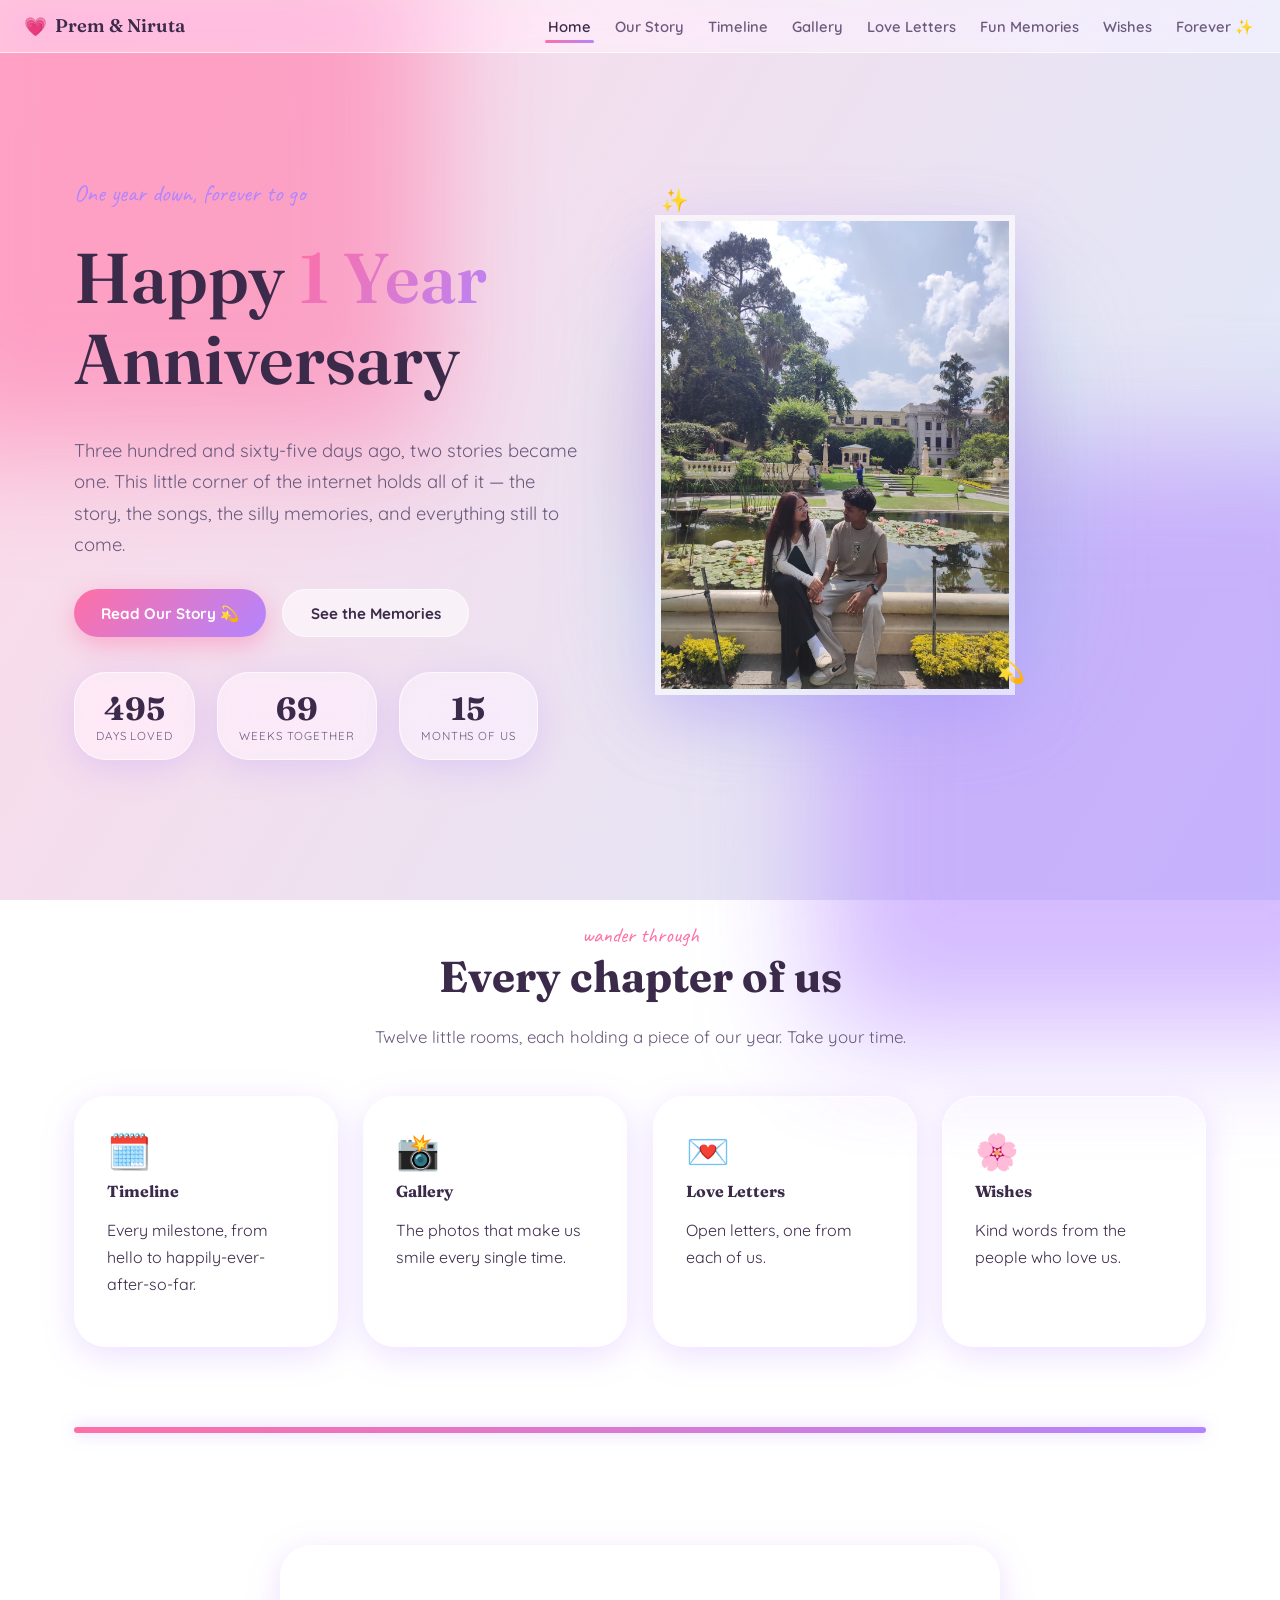
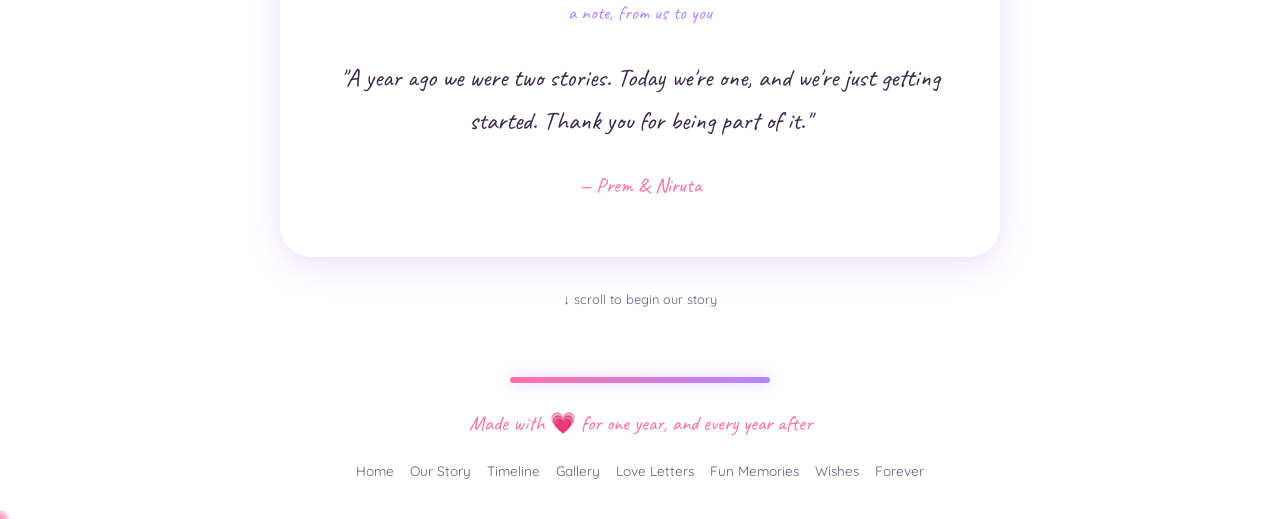
<file: index.html>
<!DOCTYPE html>
<html lang="en">
<head>
<meta charset="UTF-8">
<meta name="viewport" content="width=device-width, initial-scale=1.0">
<title>Prem &amp; Niruta — Happy 1 Year Anniversary 💗</title>
<meta name="description" content="A dreamy anniversary celebration website for Prem & Niruta — one year of love, laughter, and forever ahead.">
<link rel="icon" href="assets/images/favicon-src.svg" type="image/svg+xml">
<link rel="stylesheet" href="css/style.css">
<link rel="stylesheet" href="css/pages.css">
</head>
<body>

<!-- Ambient animated background: gradient mesh + 3 morphing liquid blobs -->
<div class="bg-mesh"></div>
<div class="blob blob-1"></div>
<div class="blob blob-2"></div>
<div class="blob blob-3"></div>

<!-- ============================== NAV ============================== -->
<nav class="site-nav">
  <a href="index.html" class="nav-brand"><span class="heart-mark">💗</span> Prem &amp; Niruta</a>
  <button class="nav-toggle" aria-label="Toggle menu">☰</button>
  <ul class="nav-links">
    <li><a href="index.html">Home</a></li>
    <li><a href="our-story.html">Our Story</a></li>
    <li><a href="timeline.html">Timeline</a></li>
    <li><a href="gallery.html">Gallery</a></li>
    <li><a href="letters.html">Love Letters</a></li>
    <li><a href="memories.html">Fun Memories</a></li>
    <li><a href="wishes.html">Wishes</a></li>
    <li><a href="closing.html">Forever ✨</a></li>
  </ul>
</nav>

<main>
  <!-- ============================ HERO ============================ -->
  <section class="hero wrap">
    <div class="hero-grid">
      <div class="hero-copy reveal">
        <p class="hero-eyebrow">One year down, forever to go</p>
        <h1>Happy <span class="banner-word">1 Year</span><br>Anniversary</h1>
        <p class="hero-sub">
          Three hundred and sixty-five days ago, two stories became one.
          This little corner of the internet holds all of it — the story,
          the songs, the silly memories, and everything still to come.
        </p>
        <div class="hero-cta">
          <a href="our-story.html" class="btn btn--primary">Read Our Story 💫</a>
          <a href="gallery.html" class="btn btn--ghost">See the Memories</a>
        </div>

        <!-- Live counter — edit ANNIVERSARY_DATE in js/main.js to your real date -->
        <div class="hero-counter">
          <div class="counter-box glass-card glass-card--pad" style="padding:1rem 1.3rem;">
            <span class="num" data-count="days">0</span>
            <div class="lbl">Days Loved</div>
          </div>
          <div class="counter-box glass-card glass-card--pad" style="padding:1rem 1.3rem;">
            <span class="num" data-count="weeks">0</span>
            <div class="lbl">Weeks Together</div>
          </div>
          <div class="counter-box glass-card glass-card--pad" style="padding:1rem 1.3rem;">
            <span class="num" data-count="months">0</span>
            <div class="lbl">Months of Us</div>
          </div>
        </div>
      </div>

      <div class="locket-wrap reveal-scale">
        <div class="locket-halo"></div>
        <div class="locket">
          <!-- 👉 REPLACE: swap this src for your favorite couple photo -->
          <img src="assets/images/hero-portrait.jpeg" alt="Prem and Niruta together">
        </div>
        <span class="locket-sparkle" style="top:-6%; left:8%;">✨</span>
        <span class="locket-sparkle" style="bottom:2%; right:4%; animation-delay:-3s;">💫</span>
      </div>
    </div>

    <div class="scroll-cue">↓ scroll to begin our story</div>
  </section>

  <!-- ======================= QUICK LINKS STRIP ======================= -->
  <section class="wrap wrap--tight">
    <div class="section-head reveal">
      <span class="eyebrow">wander through</span>
      <h2>Every chapter of us</h2>
      <p>Twelve little rooms, each holding a piece of our year. Take your time.</p>
    </div>

    <div class="grid grid-4">
      <a href="timeline.html" class="glass-card glass-card--pad reveal">
        <span class="memory-emoji">🗓️</span>
        <h4>Timeline</h4>
        <p>Every milestone, from hello to happily-ever-after-so-far.</p>
      </a>
      <a href="gallery.html" class="glass-card glass-card--pad reveal">
        <span class="memory-emoji">📸</span>
        <h4>Gallery</h4>
        <p>The photos that make us smile every single time.</p>
      </a>
      <a href="letters.html" class="glass-card glass-card--pad reveal">
        <span class="memory-emoji">💌</span>
        <h4>Love Letters</h4>
        <p>Open letters, one from each of us.</p>
      </a>
      <a href="wishes.html" class="glass-card glass-card--pad reveal">
        <span class="memory-emoji">🌸</span>
        <h4>Wishes</h4>
        <p>Kind words from the people who love us.</p>
      </a>
    </div>
  </section>

  <div class="wrap wrap--tight"><div class="liquid-ribbon"></div></div>

  <!-- ============================ QUOTE ============================ -->
  <section class="wrap text-center">
    <div class="glass-card glass-card--pad reveal-scale" style="max-width:720px;margin:0 auto;">
      <p class="story-chip">a note, from us to you</p>
      <p style="font-family:var(--font-script); font-size:1.6rem; color:var(--ink);">
        "A year ago we were two stories. Today we're one, and we're just
        getting started. Thank you for being part of it."
      </p>
      <p class="footer-love" style="margin-top:.5rem;">— Prem &amp; Niruta</p>
    </div>
  </section>
</main>

<footer class="site-footer">
  <div class="liquid-ribbon"></div>
  <p class="footer-love">Made with 💗 for one year, and every year after</p>
  <nav class="page-links">
    <a href="index.html">Home</a>
    <a href="our-story.html">Our Story</a>
    <a href="timeline.html">Timeline</a>
    <a href="gallery.html">Gallery</a>
    <a href="letters.html">Love Letters</a>
    <a href="memories.html">Fun Memories</a>
    <a href="wishes.html">Wishes</a>
    <a href="closing.html">Forever</a>
  </nav>
</footer>

<script src="js/main.js"></script>
<script src="js/components.js"></script>
</body>
</html>
</file>
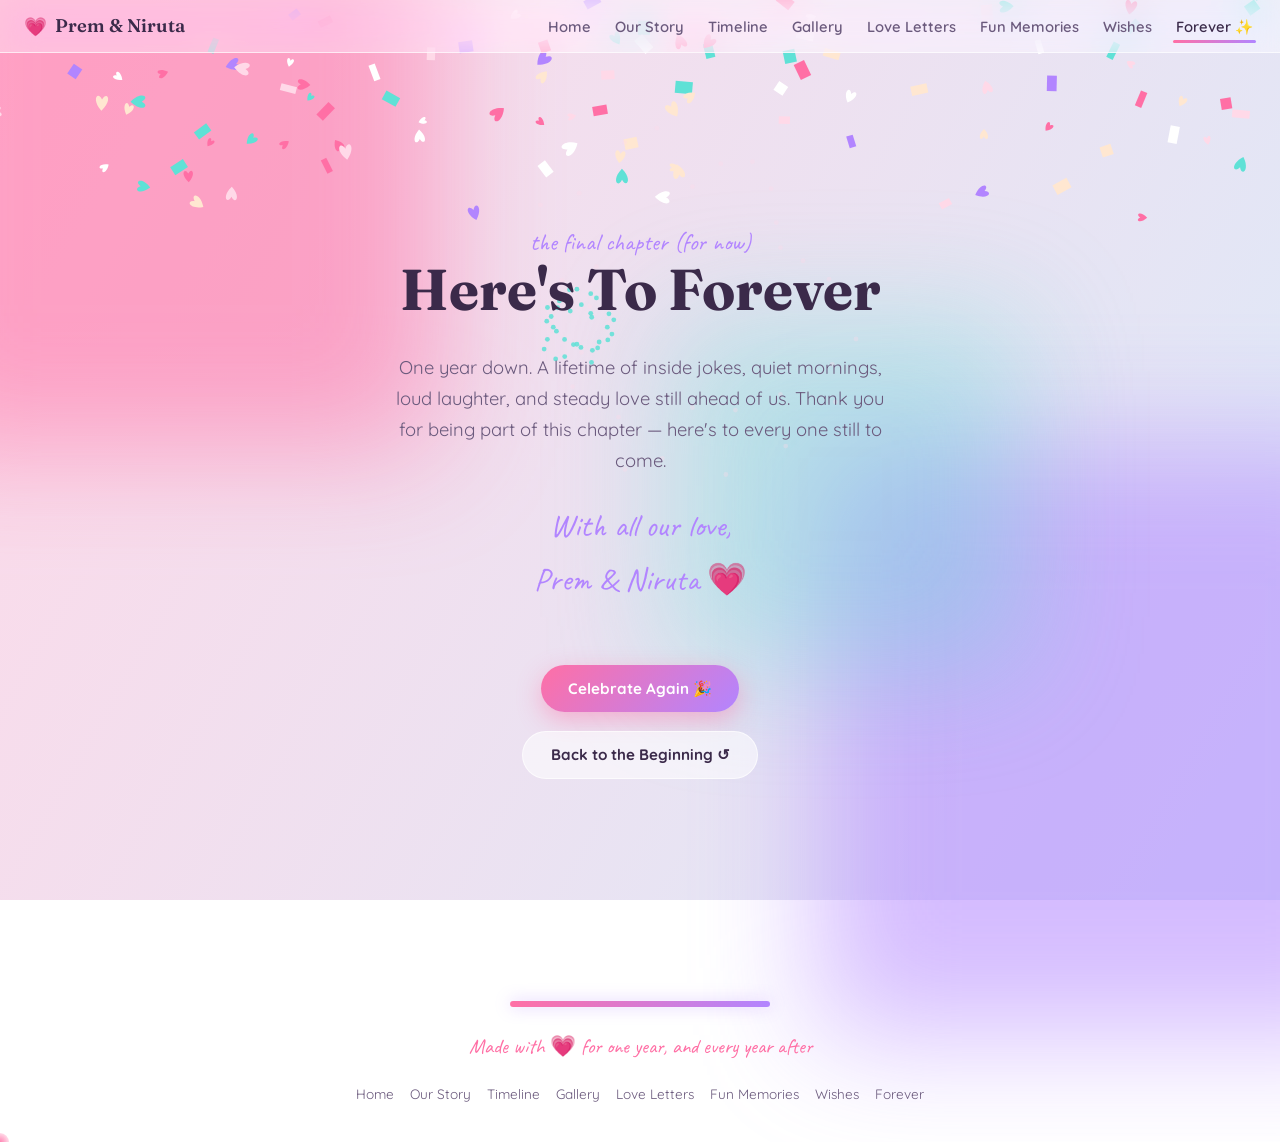
<file: closing.html>
<!DOCTYPE html>
<html lang="en">
<head>
<meta charset="UTF-8">
<meta name="viewport" content="width=device-width, initial-scale=1.0">
<title>Forever — Prem &amp; Niruta</title>
<meta name="description" content="The closing celebration page for Prem and Niruta's one year anniversary.">
<link rel="icon" href="assets/images/favicon-src.svg" type="image/svg+xml">
<link rel="stylesheet" href="css/style.css">
<link rel="stylesheet" href="css/pages.css">

</head>
<body>

<div class="bg-mesh"></div>
<div class="blob blob-1"></div>
<div class="blob blob-2"></div>
<div class="blob blob-3"></div>

<nav class="site-nav">
  <a href="index.html" class="nav-brand"><span class="heart-mark">💗</span> Prem &amp; Niruta</a>
  <button class="nav-toggle" aria-label="Toggle menu">☰</button>
  <ul class="nav-links">
    <li><a href="index.html">Home</a></li>
    <li><a href="our-story.html">Our Story</a></li>
    <li><a href="timeline.html">Timeline</a></li>
    <li><a href="gallery.html">Gallery</a></li>
    <li><a href="letters.html">Love Letters</a></li>
    <li><a href="memories.html">Fun Memories</a></li>
    <li><a href="wishes.html">Wishes</a></li>
    <li><a href="closing.html">Forever ✨</a></li>
  </ul>
</nav>

<main>

  <section class="closing-hero">
    <canvas id="celebration-canvas"></canvas>
    <div class="closing-content reveal-scale is-visible">
      <span class="hero-eyebrow">the final chapter (for now)</span>
      <h1>Here's To <span class="banner-word">Forever</span></h1>
      <p class="hero-sub" style="margin:1rem auto;">
        One year down. A lifetime of inside jokes, quiet mornings, loud
        laughter, and steady love still ahead of us. Thank you for being
        part of this chapter — here's to every one still to come.
      </p>
      <p class="closing-signature">With all our love,<br>Prem &amp; Niruta 💗</p>
      <button class="btn btn--primary replay-btn" onclick="window.replayCelebration && window.replayCelebration()">Celebrate Again 🎉</button>
      <div style="margin-top:1.2rem;">
        <a href="index.html" class="btn btn--ghost">Back to the Beginning ↺</a>
      </div>
    </div>
  </section>

</main>

<footer class="site-footer">
  <div class="liquid-ribbon"></div>
  <p class="footer-love">Made with 💗 for one year, and every year after</p>
  <nav class="page-links">
    <a href="index.html">Home</a>
    <a href="our-story.html">Our Story</a>
    <a href="timeline.html">Timeline</a>
    <a href="gallery.html">Gallery</a>
    <a href="letters.html">Love Letters</a>
    <a href="memories.html">Fun Memories</a>
    <a href="wishes.html">Wishes</a>
    <a href="closing.html">Forever</a>
  </nav>
</footer>

<script src="js/main.js"></script>
<script src="js/components.js"></script>
<script src="js/confetti.js"></script>
</body>
</html>
</file>
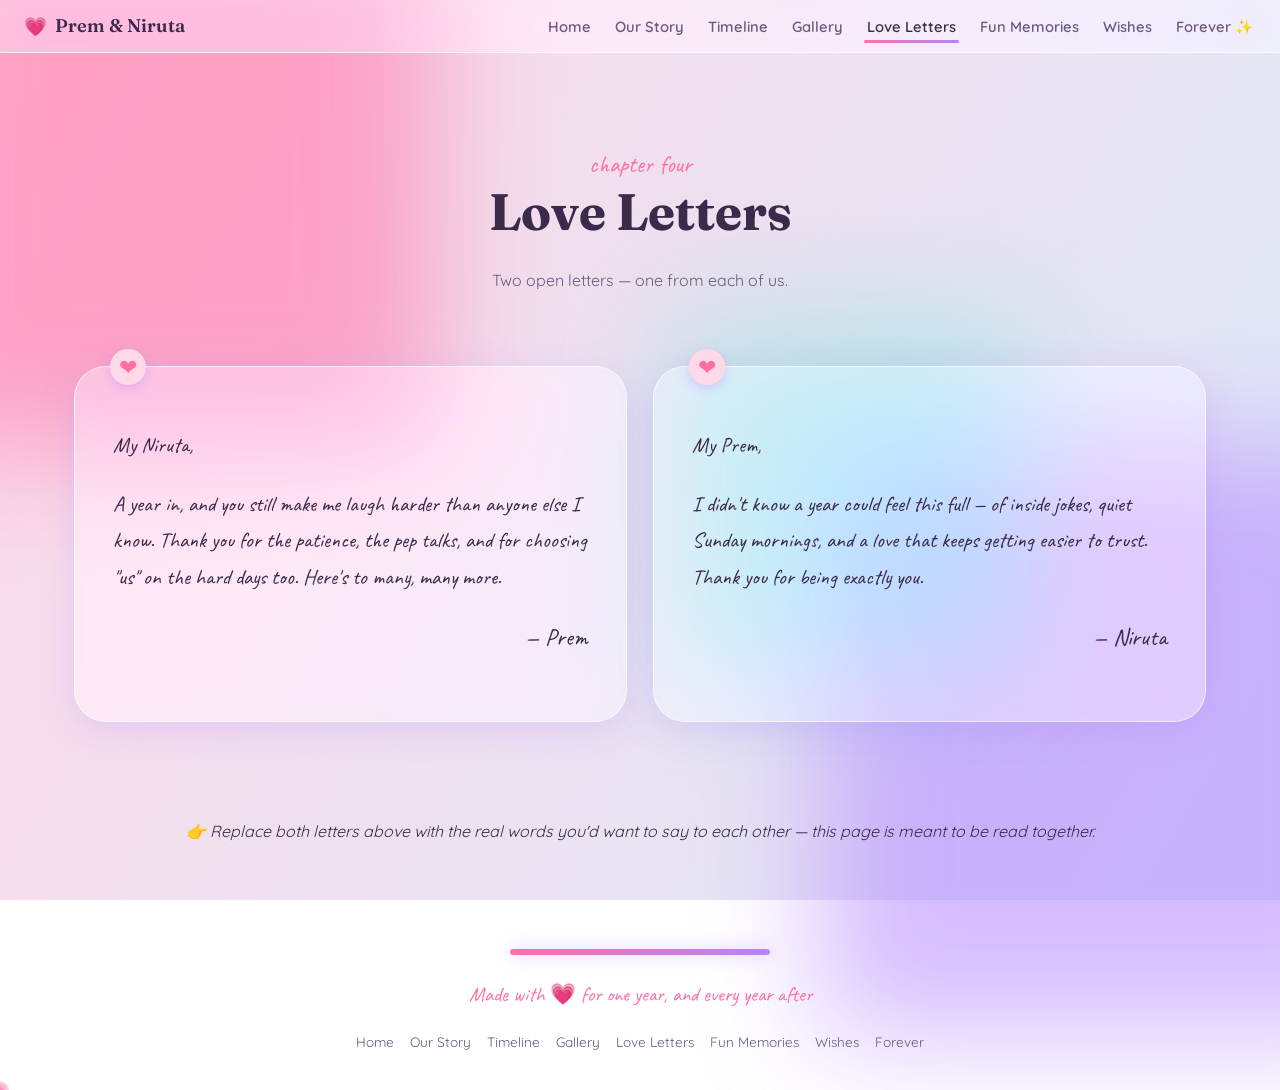
<file: letters.html>
<!DOCTYPE html>
<html lang="en">
<head>
<meta charset="UTF-8">
<meta name="viewport" content="width=device-width, initial-scale=1.0">
<title>Love Letters — Prem &amp; Niruta</title>
<meta name="description" content="Open letters between Prem and Niruta.">
<link rel="icon" href="assets/images/favicon-src.svg" type="image/svg+xml">
<link rel="stylesheet" href="css/style.css">
<link rel="stylesheet" href="css/pages.css">

</head>
<body>

<div class="bg-mesh"></div>
<div class="blob blob-1"></div>
<div class="blob blob-2"></div>
<div class="blob blob-3"></div>

<nav class="site-nav">
  <a href="index.html" class="nav-brand"><span class="heart-mark">💗</span> Prem &amp; Niruta</a>
  <button class="nav-toggle" aria-label="Toggle menu">☰</button>
  <ul class="nav-links">
    <li><a href="index.html">Home</a></li>
    <li><a href="our-story.html">Our Story</a></li>
    <li><a href="timeline.html">Timeline</a></li>
    <li><a href="gallery.html">Gallery</a></li>
    <li><a href="letters.html">Love Letters</a></li>
    <li><a href="memories.html">Fun Memories</a></li>
    <li><a href="wishes.html">Wishes</a></li>
    <li><a href="closing.html">Forever ✨</a></li>
  </ul>
</nav>

<main>

  <section class="page-hero wrap wrap--tight">
    <span class="eyebrow">chapter four</span>
    <h1>Love Letters</h1>
    <p style="color:var(--ink-soft); max-width:600px; margin:0 auto;">Two open letters — one from each of us.</p>
  </section>

  <section class="wrap wrap--tight grid grid-2">
    <div class="glass-card letter reveal">
      <p>My Niruta,</p>
      <p>A year in, and you still make me laugh harder than anyone else I know.
      Thank you for the patience, the pep talks, and for choosing "us" on
      the hard days too. Here's to many, many more.</p>
      <p class="letter-sign">— Prem</p>
    </div>
    <div class="glass-card letter reveal">
      <p>My Prem,</p>
      <p>I didn't know a year could feel this full — of inside jokes, quiet
      Sunday mornings, and a love that keeps getting easier to trust. Thank
      you for being exactly you.</p>
      <p class="letter-sign">— Niruta</p>
    </div>
  </section>

  <div class="wrap wrap--tight text-center">
    <p><em>👉 Replace both letters above with the real words you'd want to say to each other — this page is meant to be read together.</em></p>
  </div>

</main>

<footer class="site-footer">
  <div class="liquid-ribbon"></div>
  <p class="footer-love">Made with 💗 for one year, and every year after</p>
  <nav class="page-links">
    <a href="index.html">Home</a>
    <a href="our-story.html">Our Story</a>
    <a href="timeline.html">Timeline</a>
    <a href="gallery.html">Gallery</a>
    <a href="letters.html">Love Letters</a>
    <a href="memories.html">Fun Memories</a>
    <a href="wishes.html">Wishes</a>
    <a href="closing.html">Forever</a>
  </nav>
</footer>

<script src="js/main.js"></script>
<script src="js/components.js"></script>

</body>
</html>
</file>
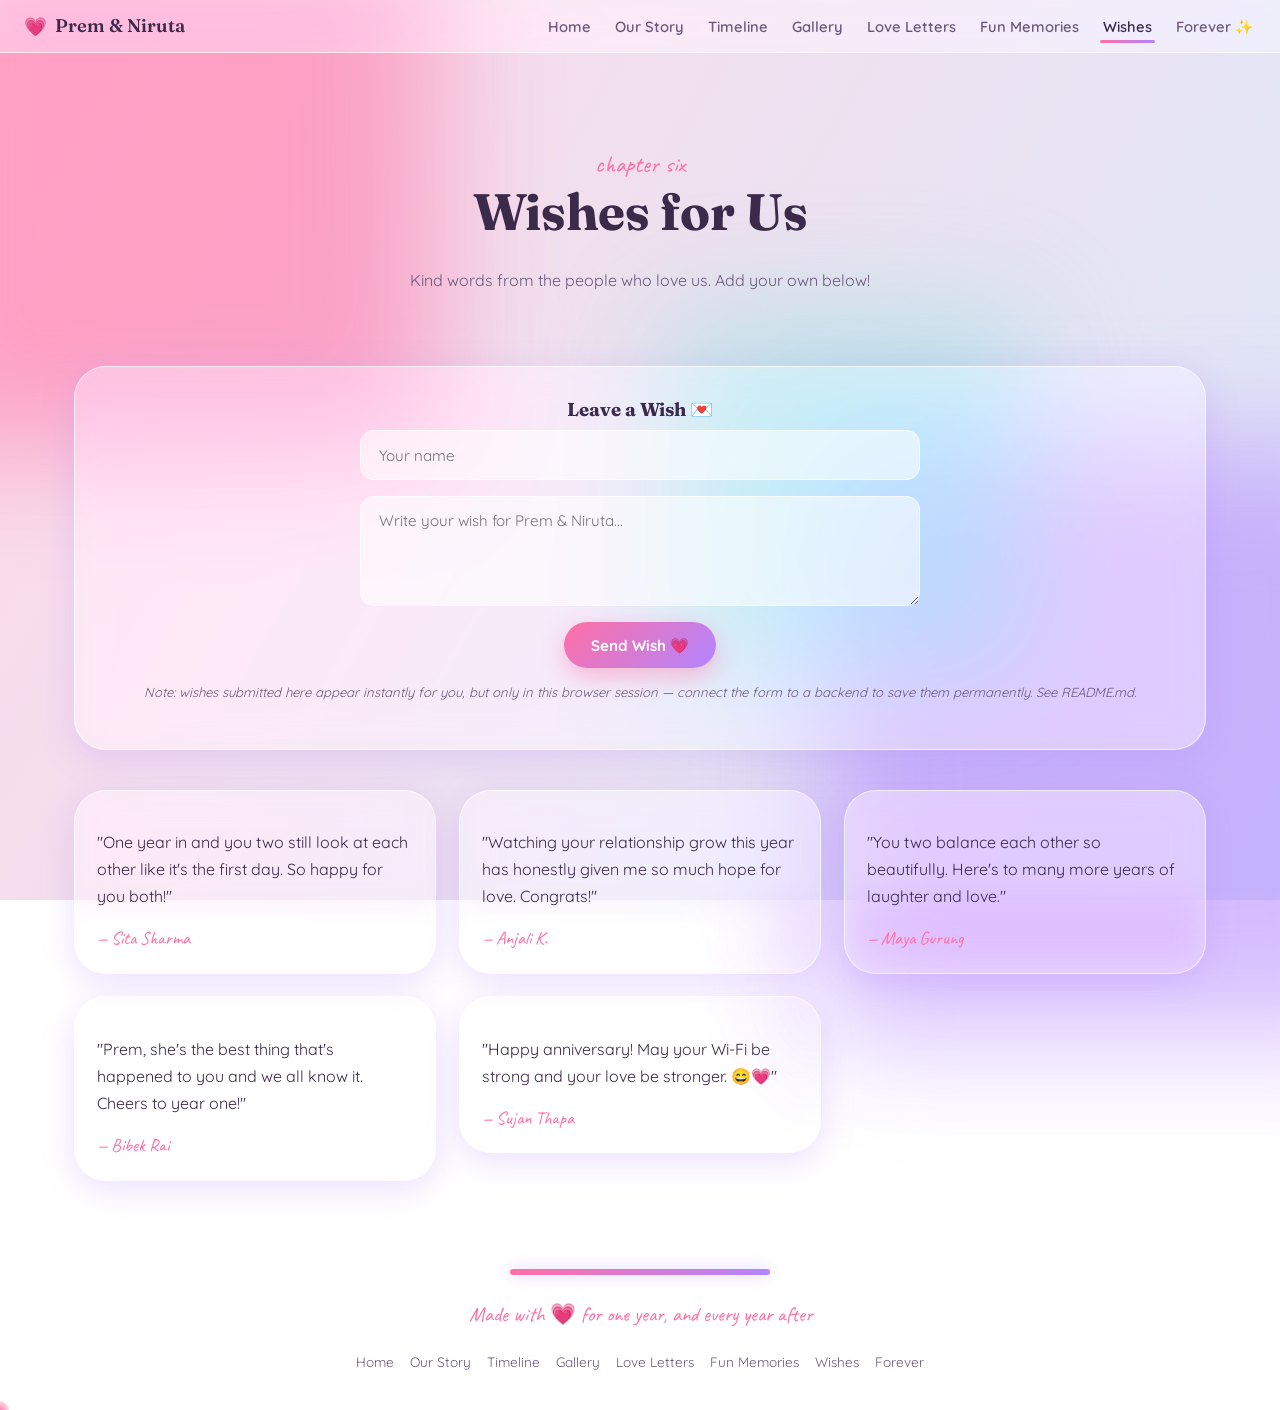
<file: wishes.html>
<!DOCTYPE html>
<html lang="en">
<head>
<meta charset="UTF-8">
<meta name="viewport" content="width=device-width, initial-scale=1.0">
<title>Wishes — Prem &amp; Niruta</title>
<meta name="description" content="Anniversary wishes and messages for Prem and Niruta.">
<link rel="icon" href="assets/images/favicon-src.svg" type="image/svg+xml">
<link rel="stylesheet" href="css/style.css">
<link rel="stylesheet" href="css/pages.css">

</head>
<body>

<div class="bg-mesh"></div>
<div class="blob blob-1"></div>
<div class="blob blob-2"></div>
<div class="blob blob-3"></div>

<nav class="site-nav">
  <a href="index.html" class="nav-brand"><span class="heart-mark">💗</span> Prem &amp; Niruta</a>
  <button class="nav-toggle" aria-label="Toggle menu">☰</button>
  <ul class="nav-links">
    <li><a href="index.html">Home</a></li>
    <li><a href="our-story.html">Our Story</a></li>
    <li><a href="timeline.html">Timeline</a></li>
    <li><a href="gallery.html">Gallery</a></li>
    <li><a href="letters.html">Love Letters</a></li>
    <li><a href="memories.html">Fun Memories</a></li>
    <li><a href="wishes.html">Wishes</a></li>
    <li><a href="closing.html">Forever ✨</a></li>
  </ul>
</nav>

<main>

  <section class="page-hero wrap wrap--tight">
    <span class="eyebrow">chapter six</span>
    <h1>Wishes for Us</h1>
    <p style="color:var(--ink-soft); max-width:600px; margin:0 auto;">Kind words from the people who love us. Add your own below!</p>
  </section>

  <section class="wrap wrap--tight">
    <div class="glass-card glass-card--pad reveal" style="margin-bottom:2.5rem;">
      <h3 class="text-center">Leave a Wish 💌</h3>
      <form class="wish-form" id="wish-form">
        <input type="text" name="name" placeholder="Your name">
        <textarea name="message" placeholder="Write your wish for Prem &amp; Niruta..." required></textarea>
        <button type="submit" class="btn btn--primary" style="justify-self:center;">Send Wish 💗</button>
      </form>
      <p class="text-center" style="font-size:.82rem; color:var(--ink-soft); margin-top:.8rem;">
        <em>Note: wishes submitted here appear instantly for you, but only in this browser session — connect the form to a backend to save them permanently. See README.md.</em>
      </p>
    </div>

    <div class="wishes-wall" id="wishes-wall">
    <div class="glass-card glass-card--pad wish-card reveal">
      <p>"One year in and you two still look at each other like it's the first day. So happy for you both!"</p>
      <span class="wish-from">— Sita Sharma</span>
    </div>
    <div class="glass-card glass-card--pad wish-card reveal">
      <p>"Prem, she's the best thing that's happened to you and we all know it. Cheers to year one!"</p>
      <span class="wish-from">— Bibek Rai</span>
    </div>
    <div class="glass-card glass-card--pad wish-card reveal">
      <p>"Watching your relationship grow this year has honestly given me so much hope for love. Congrats!"</p>
      <span class="wish-from">— Anjali K.</span>
    </div>
    <div class="glass-card glass-card--pad wish-card reveal">
      <p>"Happy anniversary! May your Wi-Fi be strong and your love be stronger. 😄💗"</p>
      <span class="wish-from">— Sujan Thapa</span>
    </div>
    <div class="glass-card glass-card--pad wish-card reveal">
      <p>"You two balance each other so beautifully. Here's to many more years of laughter and love."</p>
      <span class="wish-from">— Maya Gurung</span>
    </div>
    </div>
  </section>

</main>

<footer class="site-footer">
  <div class="liquid-ribbon"></div>
  <p class="footer-love">Made with 💗 for one year, and every year after</p>
  <nav class="page-links">
    <a href="index.html">Home</a>
    <a href="our-story.html">Our Story</a>
    <a href="timeline.html">Timeline</a>
    <a href="gallery.html">Gallery</a>
    <a href="letters.html">Love Letters</a>
    <a href="memories.html">Fun Memories</a>
    <a href="wishes.html">Wishes</a>
    <a href="closing.html">Forever</a>
  </nav>
</footer>

<script src="js/main.js"></script>
<script src="js/components.js"></script>

</body>
</html>
</file>
<file: css/style.css>
/* ==========================================================================
   PREM & NIRUTA — "One Year, Ever After"
   Global Stylesheet
   --------------------------------------------------------------------------
   DESIGN SYSTEM (token summary — see README.md for the full rationale)

   Palette:
     --blush, --lavender, --sky, --peach   → background gradient mesh
     --magenta-glow, --violet-glow, --aqua-glow → neon-pastel accents
     --ink                                  → primary text (deep plum, AA-safe)
     --glass                                → frosted glass surface color

   Type:
     --font-display  "Fraunces"  → romantic, soft-serif, used for headlines
     --font-script   "Caveat"    → handwritten accents, love-note captions
     --font-body     "Quicksand"→ rounded, friendly, used for paragraphs/UI

   Signature element:
     The "liquid ribbon" — a flowing, morphing gradient line that appears in
     the nav, section dividers and footer of every page. It represents the
     couple's story flowing continuously from one chapter (page) to the next.
   ========================================================================== */

@import url('https://fonts.googleapis.com/css2?family=Fraunces:ital,opsz,wght@0,9..144,400;0,9..144,500;0,9..144,600;0,9..144,700;1,9..144,500&family=Quicksand:wght@400;500;600;700&family=Caveat:wght@500;600;700&display=swap');

/* -------------------------------- Reset -------------------------------- */
*, *::before, *::after { box-sizing: border-box; }
html { scroll-behavior: smooth; }
body {
  margin: 0;
  min-height: 100vh;
  font-family: var(--font-body);
  color: var(--ink);
  overflow-x: hidden;
}
img { max-width: 100%; display: block; }
a { text-decoration: none; color: inherit; }
ul { list-style: none; margin: 0; padding: 0; }
button { font-family: inherit; cursor: pointer; }
h1, h2, h3, h4 { font-family: var(--font-display); margin: 0 0 .5em; line-height: 1.15; }
p { line-height: 1.7; }

/* ------------------------------- Tokens --------------------------------- */
:root {
  /* base palette */
  --blush:    #ffd9e8;
  --lavender: #e3d1ff;
  --sky:      #cfefff;
  --peach:    #ffe7d1;
  --mint:     #d1fff0;

  /* neon-pastel accents (used sparingly, for glow + CTAs) */
  --magenta-glow: #ff6fa5;
  --violet-glow:  #b285ff;
  --aqua-glow:    #5fe1d6;

  /* text + surfaces */
  --ink: #3b2a4a;
  --ink-soft: #6b5a7d;
  --glass: rgba(255, 255, 255, 0.38);
  --glass-strong: rgba(255, 255, 255, 0.55);
  --glass-border: rgba(255, 255, 255, 0.65);
  --shadow-glow: 0 8px 32px rgba(178, 133, 255, 0.25);

  /* type */
  --font-display: "Fraunces", "Iowan Old Style", serif;
  --font-script: "Caveat", cursive;
  --font-body: "Quicksand", "Trebuchet MS", sans-serif;

  /* layout */
  --page-max: 1180px;
  --radius-lg: 32px;
  --radius-md: 22px;
  --radius-sm: 14px;
}

/* ---------------------- Animated pastel mesh backdrop -------------------
   A slow-shifting gradient mesh sits behind every page (fixed, so it stays
   put while content scrolls). Three soft "liquid blobs" drift and morph
   using border-radius keyframes — cheap on GPU, no canvas needed.
---------------------------------------------------------------------------*/
.bg-mesh {
  position: fixed;
  inset: 0;
  z-index: -2;
  background: linear-gradient(120deg, var(--blush), var(--sky) 45%, var(--lavender) 75%, var(--peach));
  background-size: 300% 300%;
  animation: meshShift 22s ease-in-out infinite;
}
@keyframes meshShift {
  0%   { background-position: 0% 30%; }
  50%  { background-position: 100% 70%; }
  100% { background-position: 0% 30%; }
}

.blob {
  position: fixed;
  z-index: -1;
  filter: blur(60px);
  opacity: .55;
  animation: blobMorph 14s ease-in-out infinite, blobDrift 26s ease-in-out infinite;
  pointer-events: none;
}
.blob-1 { top: -10%; left: -8%;  width: 42vw; height: 42vw; background: var(--magenta-glow); animation-delay: 0s, 0s; }
.blob-2 { bottom: -15%; right: -10%; width: 46vw; height: 46vw; background: var(--violet-glow); animation-delay: 2s, 3s; }
.blob-3 { top: 35%; right: 20%; width: 28vw; height: 28vw; background: var(--aqua-glow); animation-delay: 4s, 6s; opacity: .35; }

@keyframes blobMorph {
  0%, 100% { border-radius: 42% 58% 65% 35% / 45% 40% 60% 55%; }
  33%      { border-radius: 65% 35% 45% 55% / 55% 65% 35% 45%; }
  66%      { border-radius: 35% 65% 55% 45% / 35% 45% 55% 65%; }
}
@keyframes blobDrift {
  0%, 100% { transform: translate(0, 0) scale(1); }
  50%      { transform: translate(4%, -4%) scale(1.08); }
}

/* ------------------------------ Liquid ribbon ---------------------------
   Signature motif: a thin flowing gradient line used as a divider + the
   nav's underline + footer accent. Animated with a moving background
   gradient to feel like liquid running through it.
---------------------------------------------------------------------------*/
.liquid-ribbon {
  height: 6px;
  border-radius: 999px;
  background: linear-gradient(90deg, var(--magenta-glow), var(--violet-glow), var(--aqua-glow), var(--magenta-glow));
  background-size: 300% 100%;
  animation: ribbonFlow 6s linear infinite;
  box-shadow: 0 0 16px rgba(178,133,255,.45);
}
@keyframes ribbonFlow {
  0%   { background-position: 0% 50%; }
  100% { background-position: 300% 50%; }
}

/* --------------------------------- Nav ----------------------------------*/
.site-nav {
  position: sticky;
  top: 0;
  z-index: 100;
  display: flex;
  align-items: center;
  justify-content: space-between;
  gap: 1rem;
  padding: .9rem 1.5rem;
  background: var(--glass);
  backdrop-filter: blur(18px) saturate(160%);
  -webkit-backdrop-filter: blur(18px) saturate(160%);
  border-bottom: 1px solid var(--glass-border);
}
.nav-brand {
  display: flex;
  align-items: center;
  gap: .55rem;
  font-family: var(--font-display);
  font-weight: 600;
  font-size: 1.15rem;
  color: var(--ink);
}
.nav-brand .heart-mark {
  width: 22px; height: 22px;
  display: inline-block;
  animation: pulseHeart 1.6s ease-in-out infinite;
}
@keyframes pulseHeart { 0%,100% { transform: scale(1); } 50% { transform: scale(1.18); } }

.nav-links {
  display: flex;
  flex-wrap: wrap;
  gap: .2rem 1.1rem;
  font-size: .92rem;
  font-weight: 600;
}
.nav-links a {
  position: relative;
  padding: .35rem .2rem;
  color: var(--ink-soft);
  transition: color .25s ease;
  white-space: nowrap;
}
.nav-links a::after {
  content: "";
  position: absolute; left: 0; right: 100%; bottom: -2px;
  height: 3px; border-radius: 999px;
  background: linear-gradient(90deg, var(--magenta-glow), var(--violet-glow));
  transition: right .3s ease;
}
.nav-links a:hover, .nav-links a.active { color: var(--ink); }
.nav-links a:hover::after, .nav-links a.active::after { right: 0; }

.nav-toggle {
  display: none;
  width: 40px; height: 40px;
  border-radius: 50%;
  border: none;
  background: var(--glass-strong);
  align-items: center; justify-content: center;
  font-size: 1.1rem;
}

@media (max-width: 880px) {
  .nav-toggle { display: flex; }
  .nav-links {
    position: absolute;
    top: 100%; left: 0; right: 0;
    flex-direction: column;
    background: var(--glass-strong);
    backdrop-filter: blur(20px);
    padding: 1rem 1.5rem 1.4rem;
    border-bottom: 1px solid var(--glass-border);
    display: none;
  }
  .nav-links.open { display: flex; }
}

/* ------------------------------- Layout ---------------------------------*/
main { position: relative; z-index: 1; }
.wrap {
  max-width: var(--page-max);
  margin: 0 auto;
  padding: 4.5rem 1.5rem;
}
.wrap--tight { padding-top: 2.5rem; padding-bottom: 2.5rem; }
.section-head { text-align: center; max-width: 720px; margin: 0 auto 2.75rem; }
.eyebrow {
  display: inline-block;
  font-family: var(--font-script);
  font-size: 1.35rem;
  color: var(--magenta-glow);
  margin-bottom: .25rem;
}
.section-head h2 { font-size: clamp(1.8rem, 4vw, 2.7rem); }
.section-head p { color: var(--ink-soft); font-size: 1.05rem; }

/* ------------------------------ Glass card -------------------------------*/
.glass-card {
  background: var(--glass);
  border: 1px solid var(--glass-border);
  border-radius: var(--radius-lg);
  backdrop-filter: blur(16px) saturate(160%);
  -webkit-backdrop-filter: blur(16px) saturate(160%);
  box-shadow: var(--shadow-glow);
  transition: transform .35s ease, box-shadow .35s ease;
}
.glass-card:hover {
  transform: translateY(-6px);
  box-shadow: 0 16px 44px rgba(178, 133, 255, 0.35);
}
.glass-card--pad { padding: 2rem; }

/* ------------------------------- Buttons ---------------------------------*/
.btn {
  position: relative;
  display: inline-flex;
  align-items: center;
  gap: .5rem;
  padding: .85rem 1.7rem;
  border-radius: 999px;
  font-weight: 700;
  font-size: .95rem;
  border: none;
  overflow: hidden;
  isolation: isolate;
  transition: transform .25s ease, box-shadow .25s ease;
}
.btn--primary {
  color: #fff;
  background: linear-gradient(135deg, var(--magenta-glow), var(--violet-glow));
  box-shadow: 0 8px 24px rgba(255, 111, 165, 0.45);
}
.btn--ghost {
  color: var(--ink);
  background: var(--glass-strong);
  border: 1px solid var(--glass-border);
}
.btn:hover { transform: translateY(-3px) scale(1.03); }
.btn:active { transform: translateY(0) scale(0.98); }
/* liquid shine sweep on hover */
.btn::before {
  content: "";
  position: absolute; inset: 0;
  background: linear-gradient(120deg, transparent 30%, rgba(255,255,255,.55) 50%, transparent 70%);
  transform: translateX(-120%);
  transition: transform .6s ease;
  z-index: -1;
}
.btn:hover::before { transform: translateX(120%); }

/* -------------------------- Floating hearts layer ------------------------
   A fixed canvas-free layer: JS spawns small heart <span> elements that
   float upward and fade — lightweight ambient romance, not distracting.
---------------------------------------------------------------------------*/
#floating-hearts {
  position: fixed; inset: 0;
  pointer-events: none;
  z-index: 2;
  overflow: hidden;
}
.f-heart {
  position: absolute;
  bottom: -5%;
  font-size: 1.2rem;
  opacity: 0;
  animation: floatUp linear forwards;
  filter: drop-shadow(0 0 6px rgba(255,111,165,.55));
}
@keyframes floatUp {
  0%   { opacity: 0; transform: translateY(0) translateX(0) rotate(0deg); }
  10%  { opacity: .85; }
  90%  { opacity: .6; }
  100% { opacity: 0; transform: translateY(-110vh) translateX(var(--drift, 40px)) rotate(25deg); }
}

/* --------------------------- Custom cursor sparkle ------------------------*/
.cursor-glow {
  position: fixed;
  width: 18px; height: 18px;
  border-radius: 50%;
  background: radial-gradient(circle, rgba(255,111,165,.85), rgba(178,133,255,0));
  pointer-events: none;
  z-index: 9999;
  transform: translate(-50%, -50%);
  mix-blend-mode: multiply;
  transition: width .2s ease, height .2s ease, opacity .2s ease;
}
@media (hover: none) { .cursor-glow { display: none; } }

/* ------------------------------ Reveal on scroll --------------------------*/
.reveal {
  opacity: 0;
  transform: translateY(28px);
  transition: opacity .8s ease, transform .8s ease;
}
.reveal.is-visible { opacity: 1; transform: translateY(0); }
.reveal-scale { opacity: 0; transform: scale(.92); transition: opacity .8s ease, transform .8s ease; }
.reveal-scale.is-visible { opacity: 1; transform: scale(1); }

/* -------------------------------- Footer ---------------------------------*/
.site-footer {
  position: relative;
  z-index: 1;
  padding: 3rem 1.5rem 2.5rem;
  text-align: center;
  color: var(--ink-soft);
}
.site-footer .liquid-ribbon { max-width: 260px; margin: 0 auto 1.4rem; }
.footer-love {
  font-family: var(--font-script);
  font-size: 1.3rem;
  color: var(--magenta-glow);
}
.page-links {
  margin-top: 1.2rem;
  display: flex; flex-wrap: wrap; gap: .4rem 1rem; justify-content: center;
  font-size: .85rem;
}

/* -------------------------------- Utilities -------------------------------*/
.text-center { text-align: center; }
.grid { display: grid; gap: 1.6rem; }
.grid-2 { grid-template-columns: repeat(2, 1fr); }
.grid-3 { grid-template-columns: repeat(3, 1fr); }
.grid-4 { grid-template-columns: repeat(4, 1fr); }
@media (max-width: 920px) { .grid-3, .grid-4 { grid-template-columns: repeat(2, 1fr); } }
@media (max-width: 560px) { .grid-2, .grid-3, .grid-4 { grid-template-columns: 1fr; } }

.tag-chip {
  display: inline-block;
  padding: .35rem .9rem;
  border-radius: 999px;
  background: var(--glass-strong);
  border: 1px solid var(--glass-border);
  font-size: .78rem;
  font-weight: 700;
  color: var(--ink-soft);
}

::selection { background: var(--magenta-glow); color: #fff; }

/* scrollbar (webkit) */
::-webkit-scrollbar { width: 10px; }
::-webkit-scrollbar-track { background: transparent; }
::-webkit-scrollbar-thumb { background: linear-gradient(var(--magenta-glow), var(--violet-glow)); border-radius: 999px; }

/* ------------------------------ Reduced motion ----------------------------*/
@media (prefers-reduced-motion: reduce) {
  *, *::before, *::after { animation-duration: .001ms !important; animation-iteration-count: 1 !important; transition-duration: .001ms !important; }
  .bg-mesh, .blob, .liquid-ribbon { animation: none !important; }
}
</file>
<file: css/pages.css>
/* ==========================================================================
   Page-specific styles — loaded after style.css on every page.
   Grouped by page/section so you can find & tweak each piece easily.
   ========================================================================== */

/* --------------------------------- HERO ----------------------------------*/
.hero {
  min-height: 92vh;
  display: flex;
  align-items: center;
  padding-top: 3rem;
}
.hero-grid {
  display: grid;
  grid-template-columns: 1.1fr .9fr;
  gap: 3rem;
  align-items: center;
}
@media (max-width: 880px) { .hero-grid { grid-template-columns: 1fr; text-align: center; } }

.hero-eyebrow {
  font-family: var(--font-script);
  font-size: 1.5rem;
  color: var(--violet-glow);
}
.hero h1 {
  font-size: clamp(2.4rem, 6vw, 4.4rem);
  font-weight: 600;
}
.hero h1 .banner-word {
  display: inline-block;
  background: linear-gradient(120deg, var(--magenta-glow), var(--violet-glow), var(--aqua-glow));
  background-size: 250% 100%;
  -webkit-background-clip: text;
  background-clip: text;
  color: transparent;
  animation: bannerFlow 5s ease infinite;
}
@keyframes bannerFlow { 0%{background-position:0% 50%;} 100%{background-position:200% 50%;} }

.hero-sub { font-size: 1.15rem; color: var(--ink-soft); max-width: 46ch; margin: 1rem auto 1.8rem; }
@media (min-width: 881px) { .hero-sub { margin-left: 0; } }
.hero-cta { display: flex; gap: 1rem; flex-wrap: wrap; }
@media (max-width: 880px) { .hero-cta { justify-content: center; } }

.hero-counter {
  margin-top: 2.2rem;
  display: flex; gap: 1.4rem; flex-wrap: wrap;
}
@media (max-width: 880px) { .hero-counter { justify-content: center; } }
.counter-box { text-align: center; min-width: 72px; }
.counter-box .num {
  font-family: var(--font-display);
  font-size: 2rem; font-weight: 700;
  color: var(--ink);
}
.counter-box .lbl { font-size: .72rem; text-transform: uppercase; letter-spacing: .08em; color: var(--ink-soft); }

/* the "liquid locket" — signature morphing frame around the hero portrait */
.locket-wrap { position: relative; display: flex; justify-content: center; }
.locket {
  width: min(360px, 80vw);
  aspect-ratio: 3/4;
  position: relative;
  overflow: hidden;
  animation: locketMorph 10s ease-in-out infinite;
  box-shadow: 0 24px 60px rgba(178,133,255,.4);
  border: 6px solid rgba(255,255,255,.6);
}
.locket img { width: 100%; height: 100%; object-fit: cover; }
@keyframes locketMorph {
  0%, 100% { border-radius: 42% 58% 65% 35% / 45% 40% 60% 55%; }
  50%      { border-radius: 60% 40% 30% 70% / 60% 30% 70% 40%; }
}
.locket-halo {
  position: absolute; inset: -30px;
  border-radius: 50%;
  background: radial-gradient(circle, rgba(255,111,165,.35), transparent 70%);
  filter: blur(10px);
  z-index: -1;
  animation: haloPulse 3.4s ease-in-out infinite;
}
@keyframes haloPulse { 0%,100%{ transform: scale(1);} 50%{ transform: scale(1.12);} }
.locket-sparkle {
  position: absolute;
  font-size: 1.4rem;
  animation: sparkleSpin 6s linear infinite;
}
@keyframes sparkleSpin { 0%{ transform: rotate(0) translateY(0);} 100%{ transform: rotate(360deg) translateY(0);} }

.scroll-cue {
  position: absolute; bottom: 1.4rem; left: 50%; transform: translateX(-50%);
  font-size: .8rem; color: var(--ink-soft); text-align: center;
  animation: bob 2s ease-in-out infinite;
}
@keyframes bob { 0%,100%{ transform: translate(-50%,0);} 50%{ transform: translate(-50%,8px);} }

/* ------------------------------ OUR STORY ---------------------------------*/
.story-row {
  display: grid;
  grid-template-columns: .9fr 1.1fr;
  gap: 2.4rem;
  align-items: center;
  margin-bottom: 3rem;
}
.story-row:nth-child(even) { grid-template-columns: 1.1fr .9fr; }
.story-row:nth-child(even) .story-img { order: 2; }
@media (max-width: 800px) {
  .story-row, .story-row:nth-child(even) { grid-template-columns: 1fr; }
  .story-row:nth-child(even) .story-img { order: 0; }
}
.story-img { border-radius: var(--radius-lg); overflow: hidden; box-shadow: var(--shadow-glow); }
.story-chip { font-family: var(--font-script); font-size: 1.2rem; color: var(--violet-glow); }

/* -------------------------------- TIMELINE --------------------------------*/
.timeline {
  position: relative;
  padding-left: 2.2rem;
}
.timeline::before {
  content: "";
  position: absolute; left: 10px; top: 6px; bottom: 6px; width: 4px;
  border-radius: 999px;
  background: linear-gradient(var(--magenta-glow), var(--violet-glow), var(--aqua-glow));
  background-size: 100% 300%;
  animation: ribbonFlowVertical 8s linear infinite;
}
@keyframes ribbonFlowVertical { 0%{ background-position: 0 0;} 100%{ background-position: 0 300%;} }

.t-item { position: relative; padding-bottom: 2.6rem; }
.t-item:last-child { padding-bottom: 0; }
.t-dot {
  position: absolute; left: -2.2rem; top: .3rem;
  width: 22px; height: 22px; border-radius: 50%;
  background: radial-gradient(circle, #fff 0 30%, var(--magenta-glow) 100%);
  box-shadow: 0 0 0 6px rgba(255,111,165,.18);
}
.t-card { display: grid; grid-template-columns: 130px 1fr; gap: 1.2rem; align-items: center; }
.t-card img { border-radius: var(--radius-md); }
@media (max-width: 620px) { .t-card { grid-template-columns: 1fr; } }
.t-date { font-family: var(--font-script); color: var(--magenta-glow); font-size: 1.1rem; }

/* --------------------------------- GALLERY --------------------------------*/
.gallery-grid { display: grid; grid-template-columns: repeat(4, 1fr); gap: 1.1rem; }
@media (max-width: 920px) { .gallery-grid { grid-template-columns: repeat(3, 1fr); } }
@media (max-width: 640px) { .gallery-grid { grid-template-columns: repeat(2, 1fr); } }
.g-item {
  position: relative;
  border-radius: var(--radius-md);
  overflow: hidden;
  cursor: pointer;
  aspect-ratio: 4/3;
  box-shadow: 0 6px 18px rgba(178,133,255,.2);
}
.g-item img { width: 100%; height: 100%; object-fit: cover; transition: transform .5s ease; }
.g-item:hover img { transform: scale(1.1) rotate(-1deg); }
.g-caption {
  position: absolute; inset: auto 0 0 0;
  padding: .7rem .8rem;
  font-size: .8rem; font-weight: 700; color: #fff;
  background: linear-gradient(0deg, rgba(59,42,74,.75), transparent);
  transform: translateY(100%);
  transition: transform .35s ease;
}
.g-item:hover .g-caption { transform: translateY(0); }

/* lightbox */
.lightbox {
  position: fixed; inset: 0; z-index: 500;
  display: none;
  align-items: center; justify-content: center;
  background: rgba(59,42,74,.65);
  backdrop-filter: blur(8px);
  padding: 2rem;
}
.lightbox.open { display: flex; animation: fadeIn .25s ease; }
@keyframes fadeIn { from{opacity:0;} to{opacity:1;} }
.lightbox-inner { max-width: 720px; width: 100%; text-align: center; }
.lightbox-inner img { border-radius: var(--radius-lg); box-shadow: 0 20px 60px rgba(0,0,0,.35); }
.lightbox-caption { color: #fff; margin-top: 1rem; font-family: var(--font-script); font-size: 1.3rem; }
.lightbox-close, .lightbox-nav {
  position: absolute;
  background: var(--glass-strong);
  border: 1px solid var(--glass-border);
  border-radius: 50%;
  width: 44px; height: 44px;
  display: flex; align-items: center; justify-content: center;
  font-size: 1.1rem;
}
.lightbox-close { top: 1.5rem; right: 1.5rem; }
.lightbox-prev { left: 1.5rem; top: 50%; transform: translateY(-50%); }
.lightbox-next { right: 1.5rem; top: 50%; transform: translateY(-50%); }

/* --------------------------------- VIDEOS ---------------------------------*/
.video-card { overflow: hidden; }
.video-frame { position: relative; aspect-ratio: 16/9; border-radius: var(--radius-md) var(--radius-md) 0 0; overflow: hidden; }
.video-frame video { width: 100%; height: 100%; object-fit: cover; }
.video-info { padding: 1.3rem 1.6rem 1.6rem; }
.play-badge {
  position: absolute; inset: 0; margin: auto; width: 64px; height: 64px;
  border-radius: 50%; background: rgba(255,255,255,.75);
  display: flex; align-items: center; justify-content: center;
  font-size: 1.4rem; color: var(--magenta-glow);
  transition: transform .3s ease;
  pointer-events: none;
}
.video-frame:hover .play-badge { transform: scale(1.12); }

/* ------------------------------- PLAYLIST ---------------------------------*/
.player {
  display: grid;
  grid-template-columns: 120px 1fr auto;
  align-items: center;
  gap: 1.2rem;
  padding: 1rem 1.4rem;
  border-radius: var(--radius-md);
  margin-bottom: 1rem;
}
.player img { border-radius: 14px; width: 90px; height: 90px; object-fit: cover; }
@media (max-width: 560px) { .player { grid-template-columns: 60px 1fr; } .player img { width: 56px; height: 56px; } .player .player-controls { grid-column: 1 / -1; } }
.player-title { font-weight: 700; }
.player-sub { font-size: .82rem; color: var(--ink-soft); }
.player-controls { display: flex; align-items: center; gap: .7rem; }
.play-btn {
  width: 46px; height: 46px; border-radius: 50%; border: none;
  background: linear-gradient(135deg, var(--magenta-glow), var(--violet-glow));
  color: #fff; font-size: 1.05rem;
  display: flex; align-items: center; justify-content: center;
  box-shadow: 0 6px 16px rgba(255,111,165,.4);
}
.progress-bar { flex: 1; height: 6px; border-radius: 999px; background: rgba(178,133,255,.2); position: relative; overflow: hidden; min-width: 90px; }
.progress-fill { position: absolute; inset: 0 auto 0 0; width: 0%; background: linear-gradient(90deg, var(--magenta-glow), var(--aqua-glow)); border-radius: 999px; }

/* --------------------------------- WISHES ----------------------------------*/
.wishes-wall { column-count: 3; column-gap: 1.4rem; }
@media (max-width: 920px) { .wishes-wall { column-count: 2; } }
@media (max-width: 620px) { .wishes-wall { column-count: 1; } }
.wish-card { break-inside: avoid; margin-bottom: 1.4rem; padding: 1.4rem; }
.wish-from { font-family: var(--font-script); color: var(--magenta-glow); font-size: 1.15rem; margin-top: .6rem; display: block; }

.wish-form { display: grid; gap: 1rem; max-width: 560px; margin: 0 auto; }
.wish-form input, .wish-form textarea {
  width: 100%;
  padding: .9rem 1.1rem;
  border-radius: var(--radius-sm);
  border: 1px solid var(--glass-border);
  background: rgba(255,255,255,.55);
  font-family: inherit; font-size: .95rem; color: var(--ink);
}
.wish-form textarea { min-height: 110px; resize: vertical; }
.wish-form input:focus, .wish-form textarea:focus { outline: 2px solid var(--violet-glow); outline-offset: 1px; }

/* ------------------------------ FUN MEMORIES -------------------------------*/
.memory-card { padding: 1.6rem; text-align: center; }
.memory-emoji { font-size: 2.2rem; display: block; margin-bottom: .6rem; }
.flip-card { perspective: 1200px; height: 260px; }
.flip-inner { position: relative; width: 100%; height: 100%; transition: transform .7s; transform-style: preserve-3d; }
.flip-card:hover .flip-inner, .flip-card:focus-within .flip-inner { transform: rotateY(180deg); }
.flip-front, .flip-back {
  position: absolute; inset: 0; backface-visibility: hidden;
  border-radius: var(--radius-md); overflow: hidden;
  display: flex; align-items: center; justify-content: center; text-align: center; padding: 1.2rem;
}
.flip-back { transform: rotateY(180deg); background: var(--glass-strong); }

/* ------------------------------ FUTURE DREAMS ------------------------------*/
.dream-list { display: grid; gap: 1rem; }
.dream-item { display: flex; align-items: center; gap: 1rem; padding: 1.1rem 1.4rem; }
.dream-check {
  width: 30px; height: 30px; border-radius: 50%; flex: none;
  background: linear-gradient(135deg, var(--aqua-glow), var(--violet-glow));
  display: flex; align-items: center; justify-content: center; color: #fff; font-size: .9rem;
}

/* ------------------------------- LOVE LETTERS -------------------------------*/
.letter {
  position: relative;
  padding: 2.4rem;
  font-family: var(--font-script);
  font-size: 1.35rem;
  line-height: 1.6;
  color: var(--ink);
}
.letter::before {
  content: "\2764";
  position: absolute; top: -18px; left: 2.2rem;
  font-family: initial;
  font-size: 1.4rem;
  color: var(--magenta-glow);
  background: var(--blush);
  border-radius: 50%;
  width: 36px; height: 36px;
  display: flex; align-items: center; justify-content: center;
  box-shadow: 0 4px 12px rgba(178,133,255,.35);
}
.letter-sign { text-align: right; margin-top: 1rem; font-size: 1.5rem; }

/* ---------------------------------- QUIZ -----------------------------------*/
.quiz-box { max-width: 620px; margin: 0 auto; padding: 2.2rem; }
.quiz-q { font-family: var(--font-display); font-size: 1.35rem; margin-bottom: 1.2rem; }
.quiz-options { display: grid; gap: .8rem; }
.quiz-opt {
  text-align: left;
  padding: .9rem 1.1rem;
  border-radius: var(--radius-sm);
  border: 1px solid var(--glass-border);
  background: rgba(255,255,255,.45);
  font-weight: 600;
  transition: background .2s ease, transform .2s ease;
}
.quiz-opt:hover { background: rgba(255,255,255,.75); transform: translateX(4px); }
.quiz-opt.correct { background: linear-gradient(135deg, var(--aqua-glow), var(--mint)); }
.quiz-opt.wrong { background: #ffd0d0; }
.quiz-progress { display: flex; gap: .4rem; margin-bottom: 1.4rem; }
.quiz-progress span { flex: 1; height: 6px; border-radius: 999px; background: rgba(178,133,255,.2); }
.quiz-progress span.done { background: linear-gradient(90deg, var(--magenta-glow), var(--violet-glow)); }
.quiz-result { text-align: center; }
.quiz-result .big-emoji { font-size: 3rem; }

/* --------------------------------- CLOSING ---------------------------------*/
.closing-hero {
  min-height: 100vh;
  display: flex; align-items: center; justify-content: center; text-align: center;
  position: relative;
  overflow: hidden;
}
#celebration-canvas { position: fixed; inset: 0; z-index: 3; pointer-events: none; }
.closing-content { position: relative; z-index: 4; max-width: 640px; padding: 2rem; }
.closing-content h1 { font-size: clamp(2.2rem, 6vw, 3.6rem); }
.closing-signature { font-family: var(--font-script); font-size: 2rem; margin-top: 1.4rem; color: var(--violet-glow); }
.replay-btn { margin-top: 1.6rem; }

/* -------------------------------- GENERIC PAGE HERO ------------------------*/
.page-hero {
  padding: 6rem 1.5rem 2rem;
  text-align: center;
}
.page-hero .eyebrow { font-size: 1.5rem; }
.page-hero h1 { font-size: clamp(2rem, 5vw, 3.2rem); }
</file>
